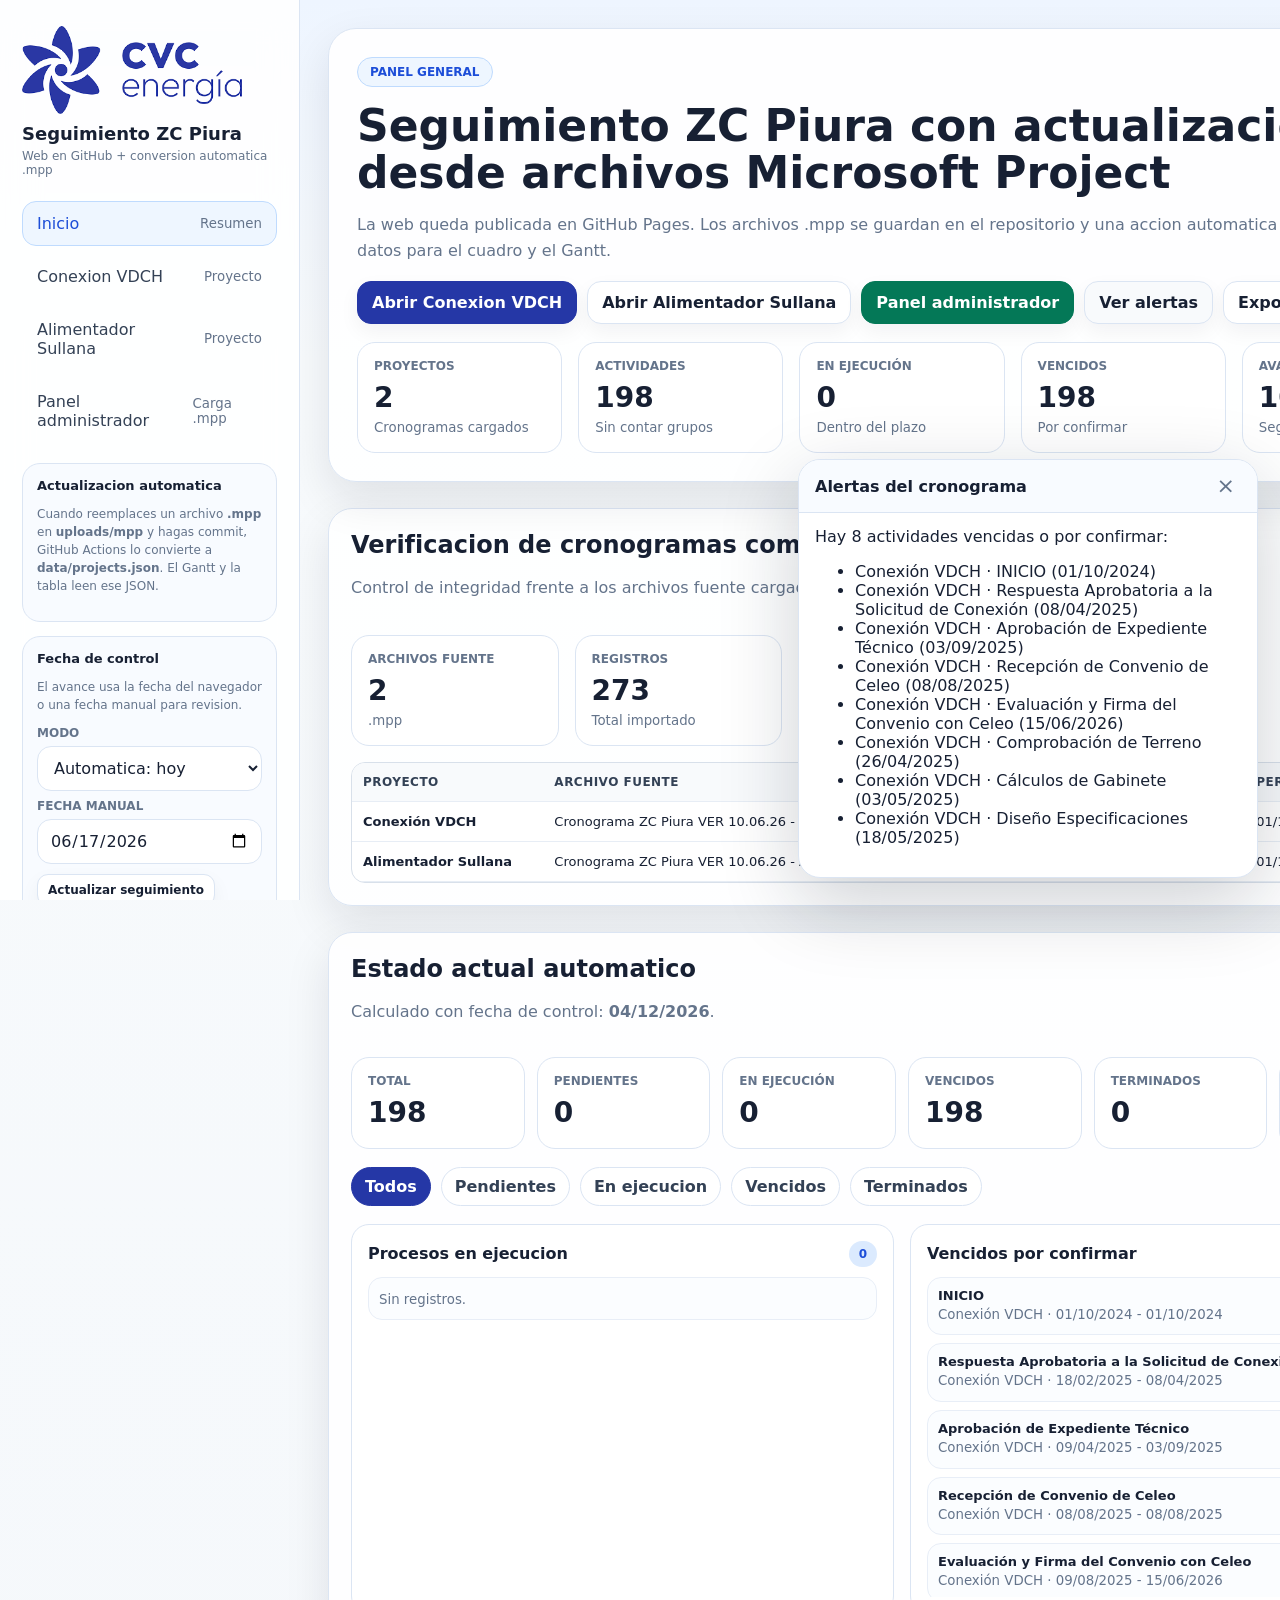
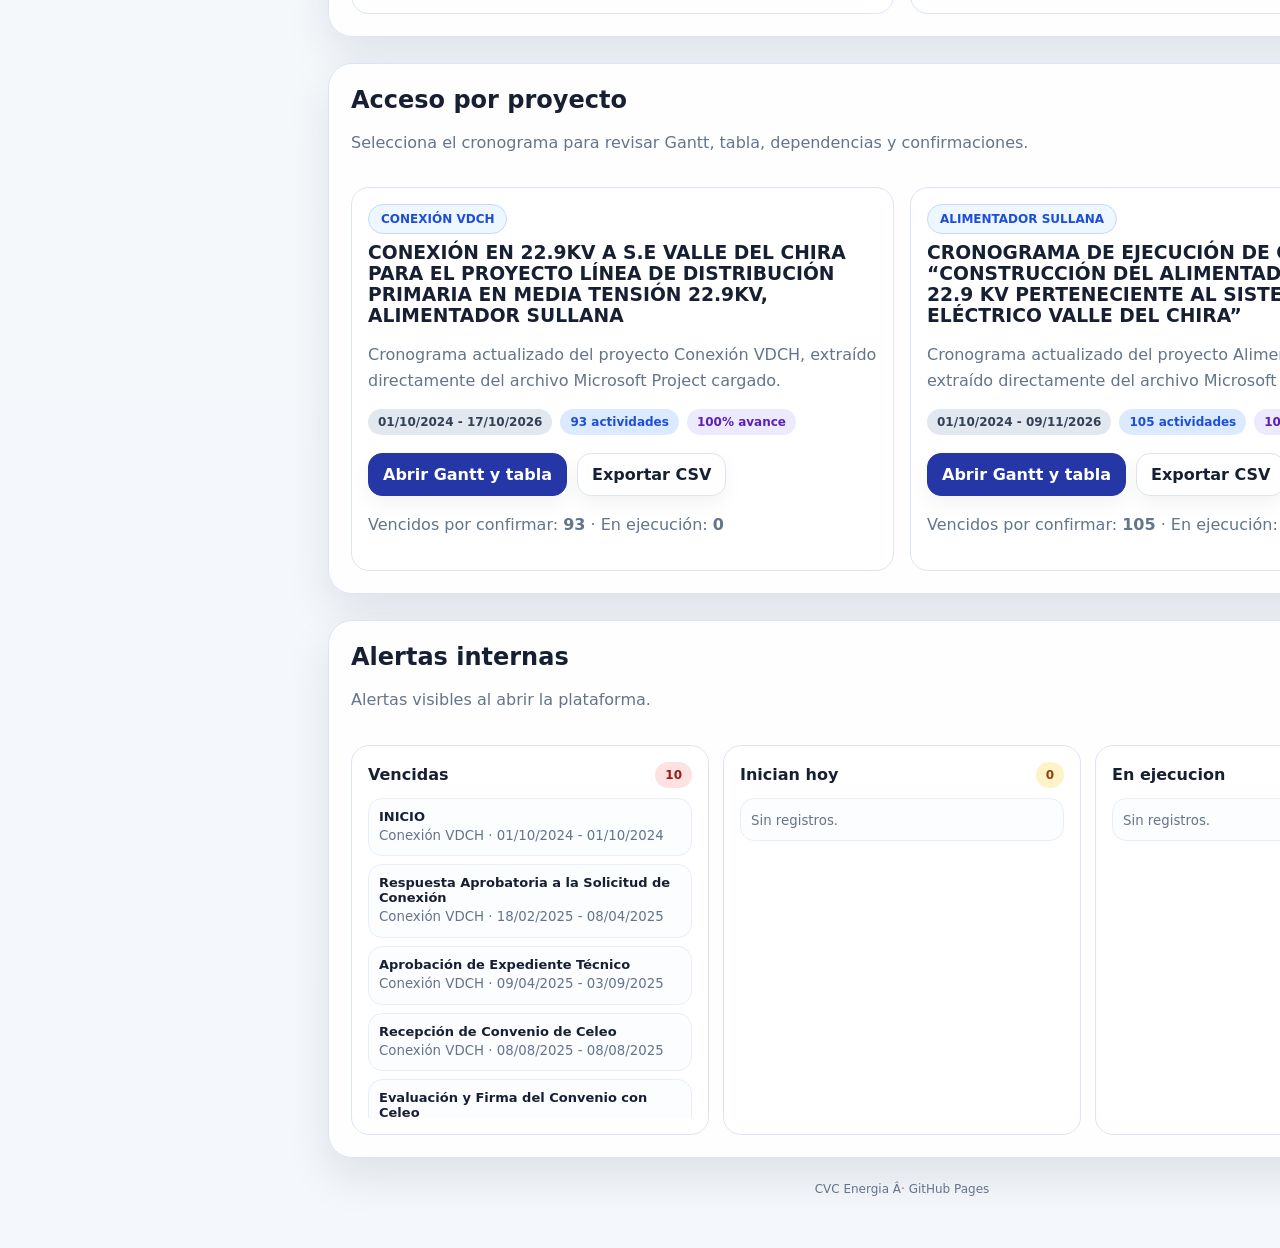
<file: index.html>
﻿<!doctype html>
<html lang="es">
<head>
  <meta charset="utf-8"><meta name="viewport" content="width=device-width, initial-scale=1">
  <title>Seguimiento ZC Piura - Panel general</title>
  <link rel="stylesheet" href="assets/css/styles.css?v=20260621-gantt-readable-months">
</head>
<body data-page="home">
<div class="shell">
  <aside class="sidebar">
    <div class="brand"><a class="logo" href="index.html"><img src="assets/img/logo.png" alt="CVC Energia"></a><div><h1>Seguimiento ZC Piura</h1><p>Web en GitHub + conversion automatica .mpp</p></div></div>
    <nav class="nav"><a href="index.html" class="active">Inicio <small>Resumen</small></a><a href="conexion.html">Conexion VDCH <small>Proyecto</small></a><a href="alimentador.html">Alimentador Sullana <small>Proyecto</small></a><a href="admin.html">Panel administrador <small>Carga .mpp</small></a></nav>
    <div class="side-card"><h3>Actualizacion automatica</h3><p>Cuando reemplaces un archivo <b>.mpp</b> en <b>uploads/mpp</b> y hagas commit, GitHub Actions lo convierte a <b>data/projects.json</b>. El Gantt y la tabla leen ese JSON.</p></div>
    <div class="side-card"><h3>Fecha de control</h3><p>El avance usa la fecha del navegador o una fecha manual para revision.</p><div class="field"><label>Modo</label><select id="date-mode"><option value="auto">Automatica: hoy</option><option value="manual">Manual</option></select></div><div class="field" style="margin-top:8px"><label>Fecha manual</label><input type="date" id="manual-date" value="2026-06-17"></div><button class="btn small" style="margin-top:10px" onclick="applyDateSettings()">Actualizar seguimiento</button></div>
  </aside>
  <main class="main">
    <section class="hero" id="inicio"><span class="eyebrow">Panel general</span><h2>Seguimiento ZC Piura con actualizacion desde archivos Microsoft Project</h2><p>La web queda publicada en GitHub Pages. Los archivos .mpp se guardan en el repositorio y una accion automatica los convierte a datos para el cuadro y el Gantt.</p><div class="hero-actions"><a class="btn primary" href="conexion.html">Abrir Conexion VDCH</a><a class="btn" href="alimentador.html">Abrir Alimentador Sullana</a><a class="btn green" href="admin.html">Panel administrador</a><button class="btn ghost" onclick="showOpeningAlerts(true)">Ver alertas</button><button class="btn" onclick="exportCSV()">Exportar CSV</button></div><div class="grid metrics" id="global-metrics"></div></section>
    <section class="section" id="verificacion"><div class="section-head"><div><h2>Verificacion de cronogramas comprendidos</h2><p>Control de integridad frente a los archivos fuente cargados.</p></div><span class="badge done">Verificado</span></div><div class="grid metrics" id="verification-grid"></div><div class="table-wrap" style="margin-top:16px"><table class="table" id="verification-table"><thead><tr><th>Proyecto</th><th>Archivo fuente</th><th>Registros</th><th>Actividades</th><th>Fases</th><th>Periodo</th></tr></thead><tbody></tbody></table></div></section>
    <section class="section" id="estado-actual"><div class="section-head"><div><h2>Estado actual automatico</h2><p>Calculado con fecha de control: <b id="control-date-label"></b>.</p></div><button class="btn" onclick="showOpeningAlerts(true)">Abrir alertas</button></div><div class="kpi-row" id="status-kpis"></div><div class="tabs" id="quick-filters"><button class="tab active" data-status="all" onclick="setGlobalStatus('all')">Todos</button><button class="tab" data-status="Pendiente" onclick="setGlobalStatus('Pendiente')">Pendientes</button><button class="tab" data-status="En ejecuciÃ³n" onclick="setGlobalStatus('En ejecuciÃ³n')">En ejecucion</button><button class="tab" data-status="Vencido" onclick="setGlobalStatus('Vencido')">Vencidos</button><button class="tab" data-status="Terminado" onclick="setGlobalStatus('Terminado')">Terminados</button></div><div class="project-home-grid"><div class="alert-box"><h4>Procesos en ejecucion <span class="badge running" id="running-count">0</span></h4><div class="alert-list" id="running-list"></div></div><div class="alert-box"><h4>Vencidos por confirmar <span class="badge overdue" id="overdue-count">0</span></h4><div class="alert-list" id="overdue-list"></div></div></div></section>
    <section class="section" id="project-sections"></section>
    <section class="section" id="alertas"><div class="section-head"><div><h2>Alertas internas</h2><p>Alertas visibles al abrir la plataforma.</p></div></div><div class="alert-panel"><div class="alert-box"><h4>Vencidas <span class="badge overdue" id="alert-overdue-count">0</span></h4><div class="alert-list" id="alert-overdue"></div></div><div class="alert-box"><h4>Inician hoy <span class="badge confirm" id="alert-start-count">0</span></h4><div class="alert-list" id="alert-start"></div></div><div class="alert-box"><h4>En ejecucion <span class="badge running" id="alert-running-count">0</span></h4><div class="alert-list" id="alert-running"></div></div></div></section>
    <footer class="footer">CVC Energia Â· GitHub Pages</footer>
  </main>
</div>
<script src="assets/js/config.js"></script><script src="assets/js/app.js?v=20260621-gantt-readable-months"></script>
</body>
</html>
</file>
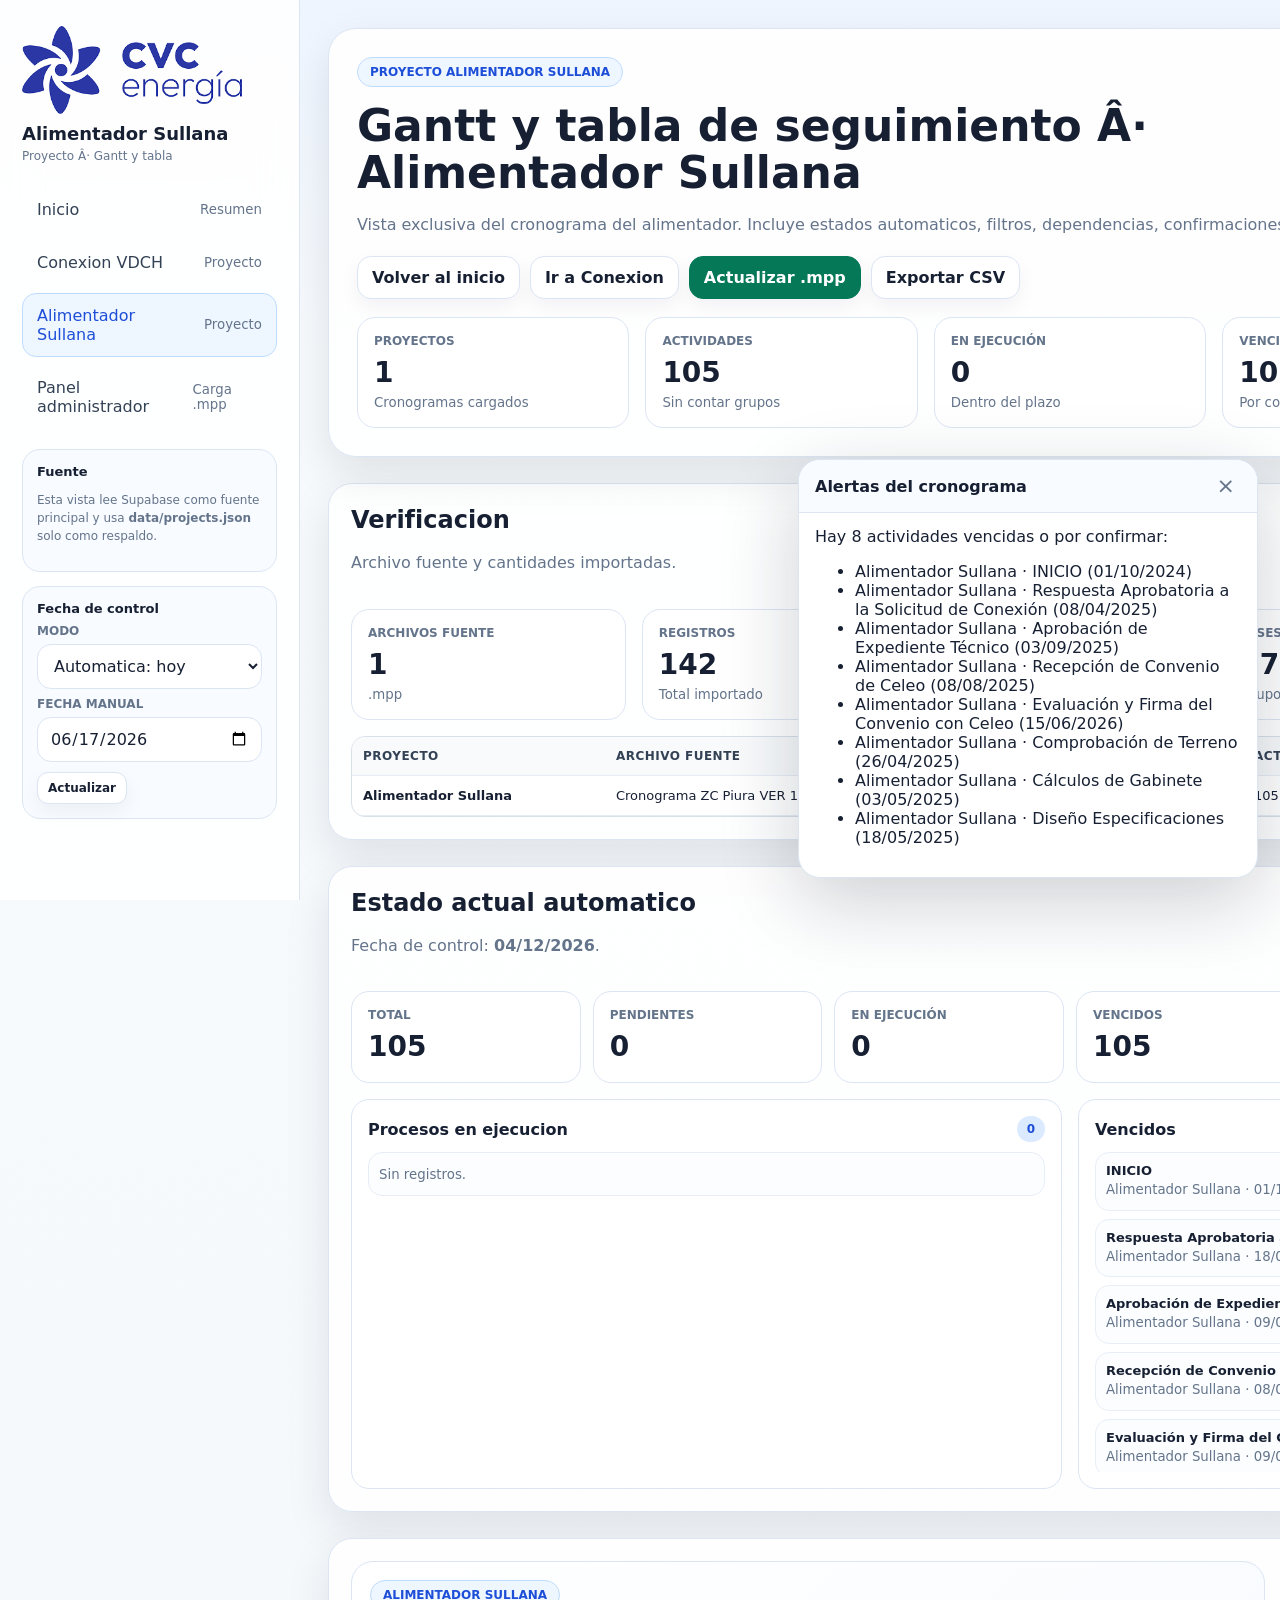
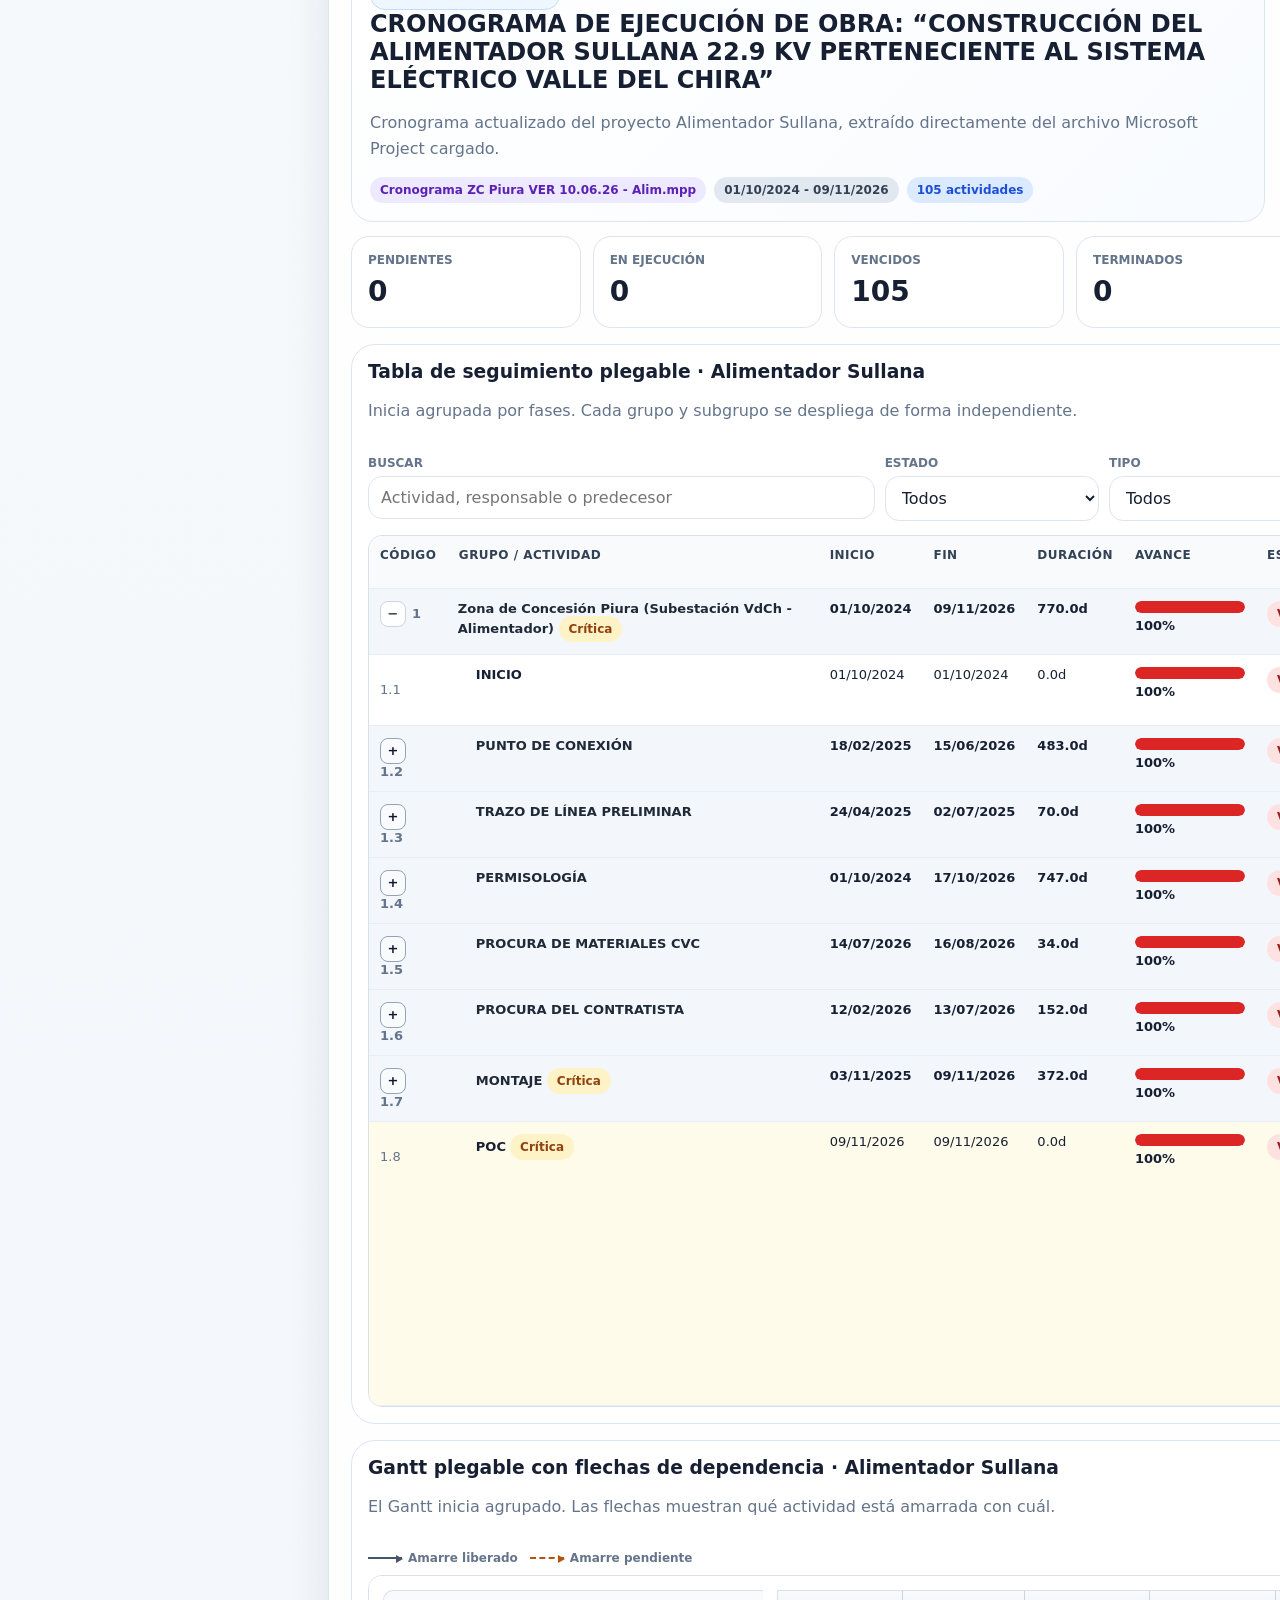
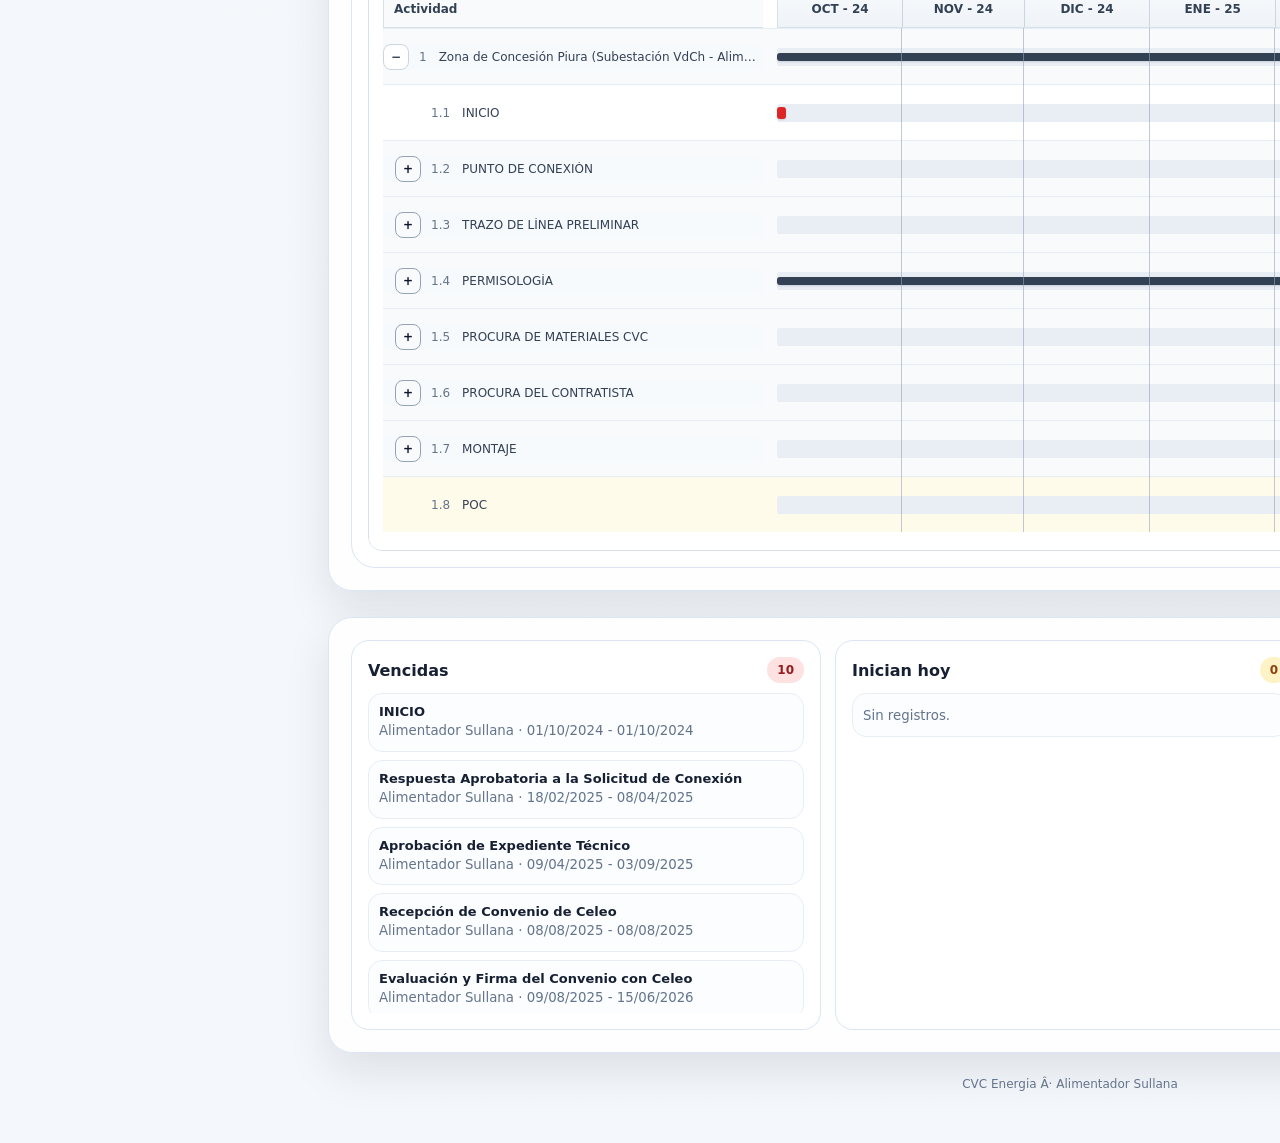
<file: alimentador.html>
﻿<!doctype html>
<html lang="es">
<head><meta charset="utf-8"><meta name="viewport" content="width=device-width, initial-scale=1"><title>Seguimiento ZC Piura - Alimentador Sullana</title><link rel="stylesheet" href="assets/css/styles.css?v=20260621-gantt-readable-months"></head>
<body data-page="alimentador">
<div class="shell"><aside class="sidebar"><div class="brand"><a class="logo" href="index.html"><img src="assets/img/logo.png" alt="CVC Energia"></a><div><h1>Alimentador Sullana</h1><p>Proyecto Â· Gantt y tabla</p></div></div><nav class="nav"><a href="index.html">Inicio <small>Resumen</small></a><a href="conexion.html">Conexion VDCH <small>Proyecto</small></a><a href="alimentador.html" class="active">Alimentador Sullana <small>Proyecto</small></a><a href="admin.html">Panel administrador <small>Carga .mpp</small></a></nav><div class="side-card"><h3>Fuente</h3><p>Esta vista lee Supabase como fuente principal y usa <b>data/projects.json</b> solo como respaldo.</p></div><div class="side-card"><h3>Fecha de control</h3><div class="field"><label>Modo</label><select id="date-mode"><option value="auto">Automatica: hoy</option><option value="manual">Manual</option></select></div><div class="field" style="margin-top:8px"><label>Fecha manual</label><input type="date" id="manual-date" value="2026-06-17"></div><button class="btn small" style="margin-top:10px" onclick="applyDateSettings()">Actualizar</button></div></aside><main class="main"><section class="hero"><span class="eyebrow">Proyecto Alimentador Sullana</span><h2>Gantt y tabla de seguimiento Â· Alimentador Sullana</h2><p>Vista exclusiva del cronograma del alimentador. Incluye estados automaticos, filtros, dependencias, confirmaciones sincronizadas y exportacion CSV.</p><div class="hero-actions"><a class="btn" href="index.html">Volver al inicio</a><a class="btn" href="conexion.html">Ir a Conexion</a><a class="btn green" href="admin.html">Actualizar .mpp</a><button class="btn" onclick="exportCSV('alimentador-sullana')">Exportar CSV</button></div><div class="grid metrics" id="global-metrics"></div></section><section class="section" id="verificacion"><div class="section-head"><div><h2>Verificacion</h2><p>Archivo fuente y cantidades importadas.</p></div></div><div class="grid metrics" id="verification-grid"></div><div class="table-wrap" style="margin-top:16px"><table class="table" id="verification-table"><thead><tr><th>Proyecto</th><th>Archivo fuente</th><th>Registros</th><th>Actividades</th><th>Fases</th><th>Periodo</th></tr></thead><tbody></tbody></table></div></section><section class="section" id="estado-actual"><div class="section-head"><div><h2>Estado actual automatico</h2><p>Fecha de control: <b id="control-date-label"></b>.</p></div></div><div class="kpi-row" id="status-kpis"></div><div class="project-home-grid"><div class="alert-box"><h4>Procesos en ejecucion <span class="badge running" id="running-count">0</span></h4><div class="alert-list" id="running-list"></div></div><div class="alert-box"><h4>Vencidos <span class="badge overdue" id="overdue-count">0</span></h4><div class="alert-list" id="overdue-list"></div></div></div></section><section class="section" id="project-sections"></section><section class="section" id="alertas"><div class="alert-panel"><div class="alert-box"><h4>Vencidas <span class="badge overdue" id="alert-overdue-count">0</span></h4><div class="alert-list" id="alert-overdue"></div></div><div class="alert-box"><h4>Inician hoy <span class="badge confirm" id="alert-start-count">0</span></h4><div class="alert-list" id="alert-start"></div></div><div class="alert-box"><h4>En ejecucion <span class="badge running" id="alert-running-count">0</span></h4><div class="alert-list" id="alert-running"></div></div></div></section><footer class="footer">CVC Energia Â· Alimentador Sullana</footer></main></div><script src="assets/js/config.js"></script><script src="assets/js/app.js?v=20260621-gantt-readable-months"></script></body></html>
</file>
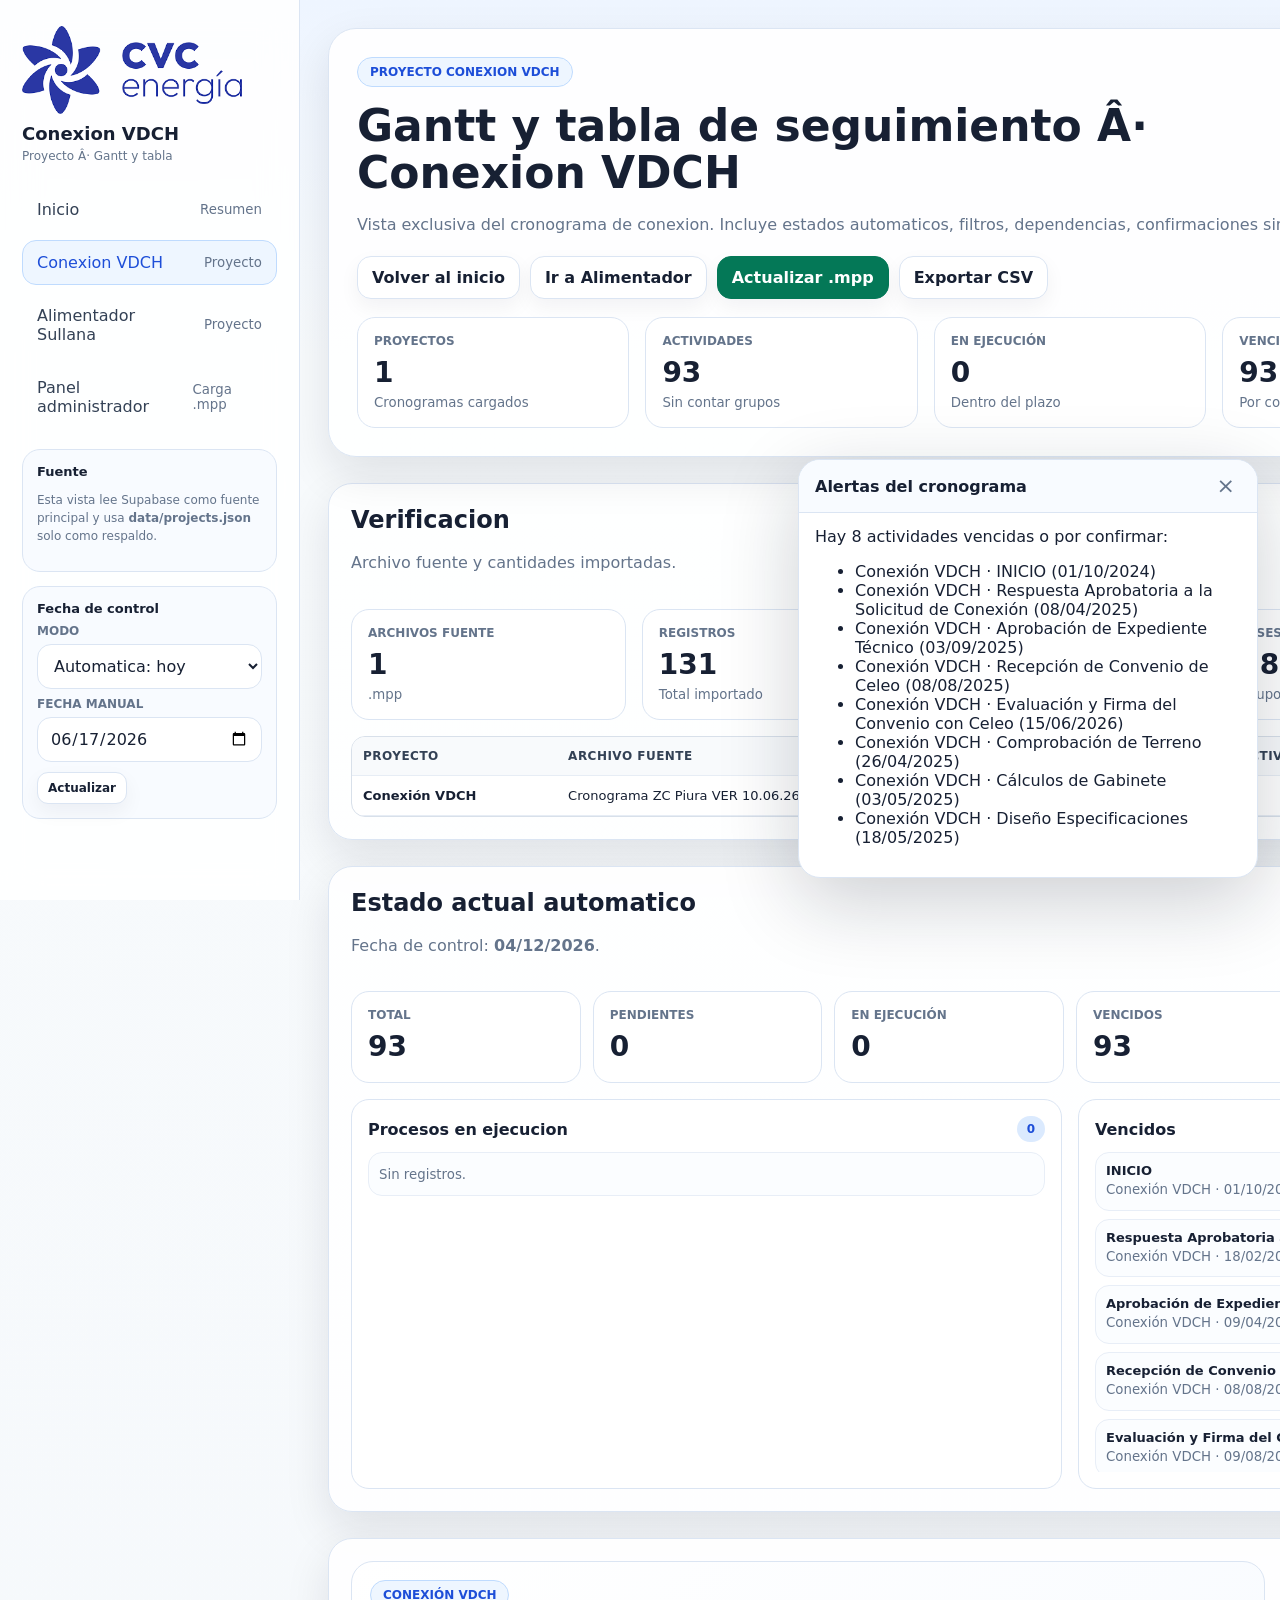
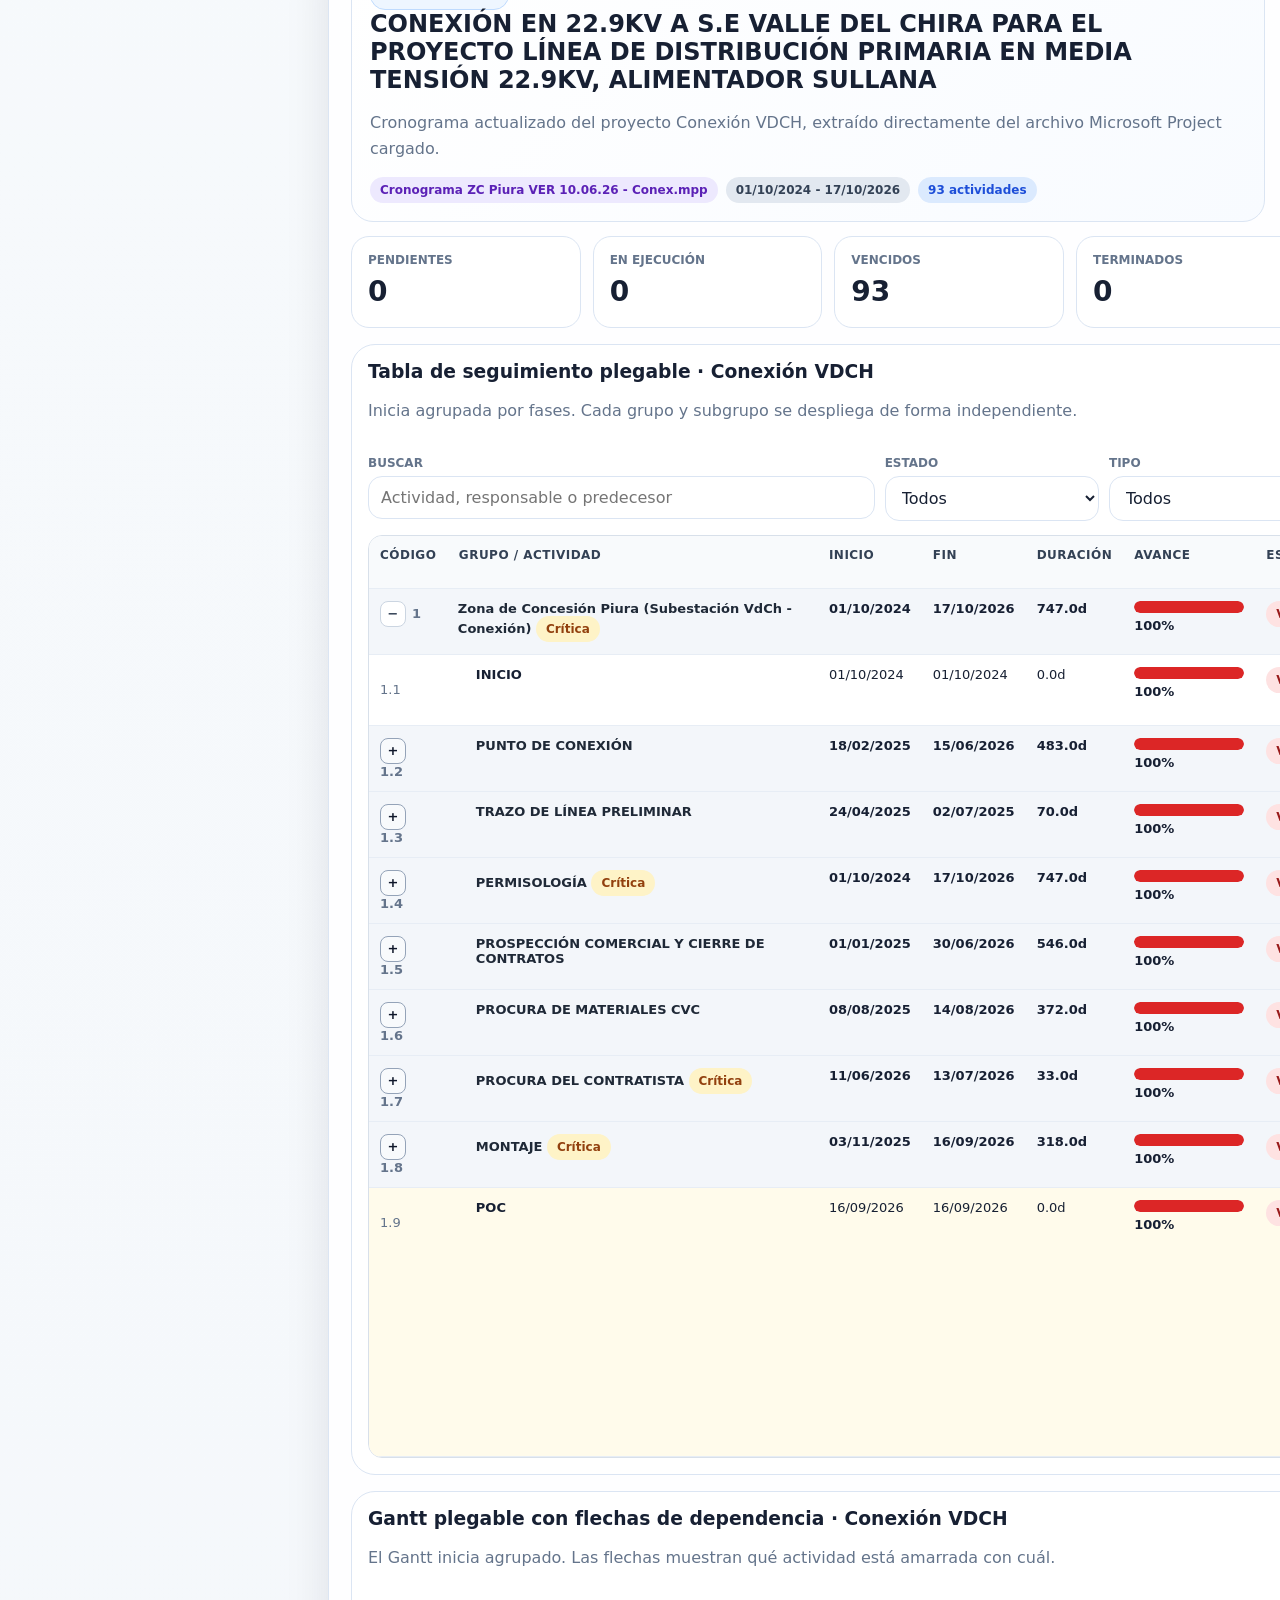
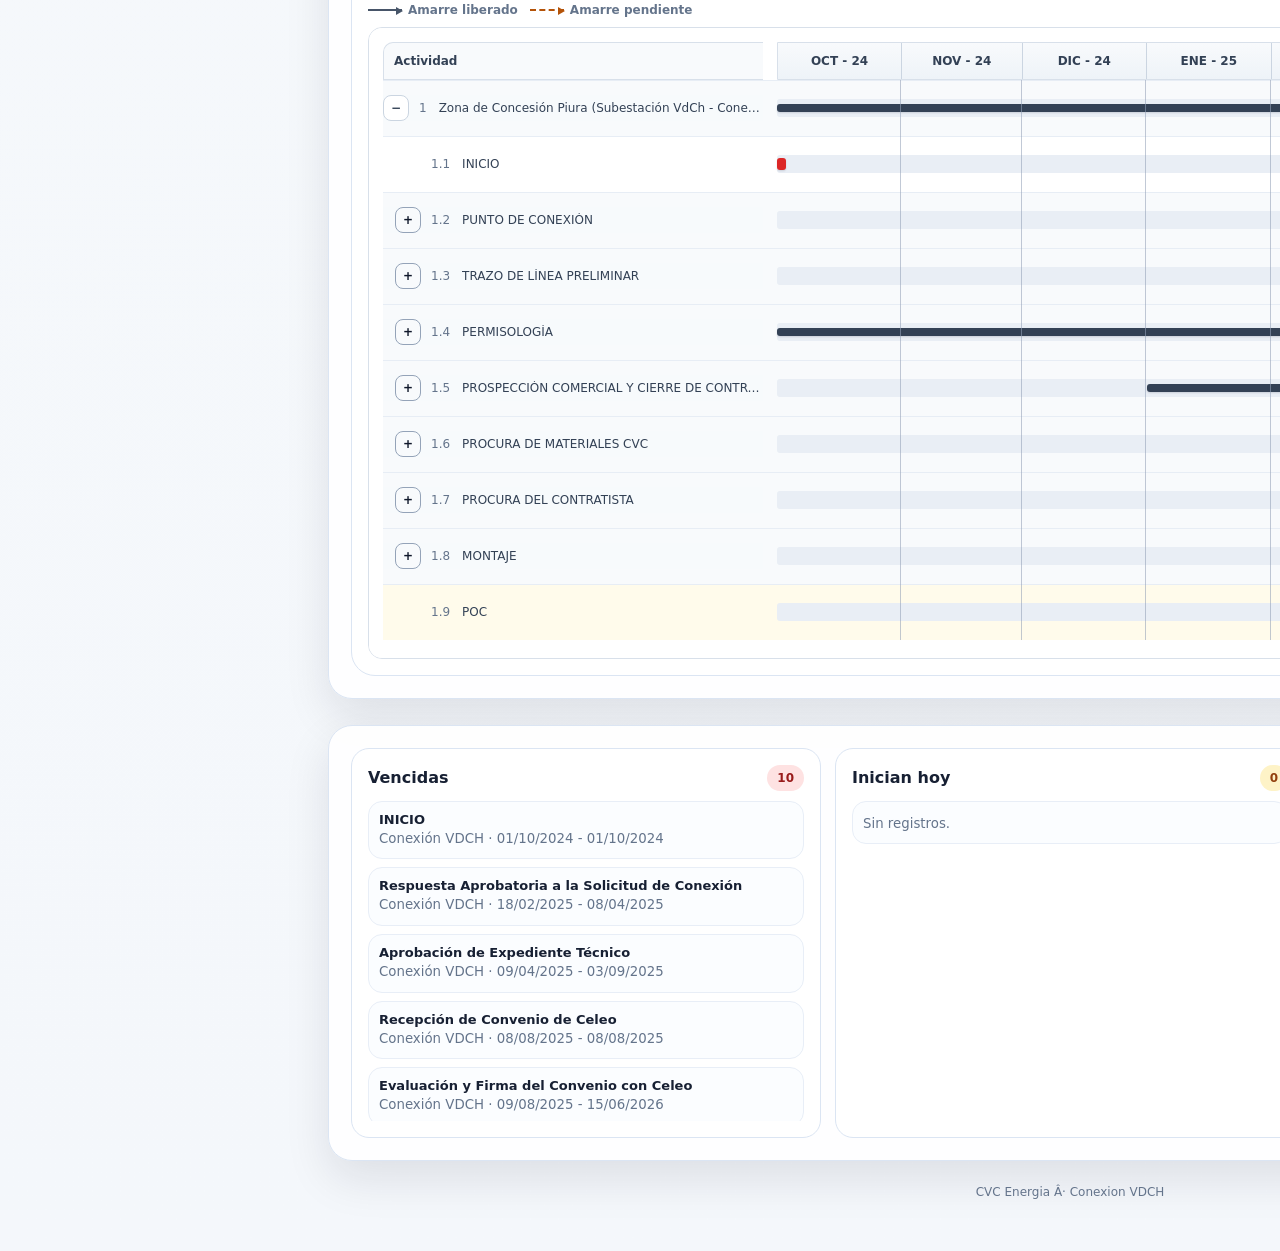
<file: conexion.html>
﻿<!doctype html>
<html lang="es">
<head><meta charset="utf-8"><meta name="viewport" content="width=device-width, initial-scale=1"><title>Seguimiento ZC Piura - Conexion VDCH</title><link rel="stylesheet" href="assets/css/styles.css?v=20260621-gantt-readable-months"></head>
<body data-page="conexion">
<div class="shell"><aside class="sidebar"><div class="brand"><a class="logo" href="index.html"><img src="assets/img/logo.png" alt="CVC Energia"></a><div><h1>Conexion VDCH</h1><p>Proyecto Â· Gantt y tabla</p></div></div><nav class="nav"><a href="index.html">Inicio <small>Resumen</small></a><a href="conexion.html" class="active">Conexion VDCH <small>Proyecto</small></a><a href="alimentador.html">Alimentador Sullana <small>Proyecto</small></a><a href="admin.html">Panel administrador <small>Carga .mpp</small></a></nav><div class="side-card"><h3>Fuente</h3><p>Esta vista lee Supabase como fuente principal y usa <b>data/projects.json</b> solo como respaldo.</p></div><div class="side-card"><h3>Fecha de control</h3><div class="field"><label>Modo</label><select id="date-mode"><option value="auto">Automatica: hoy</option><option value="manual">Manual</option></select></div><div class="field" style="margin-top:8px"><label>Fecha manual</label><input type="date" id="manual-date" value="2026-06-17"></div><button class="btn small" style="margin-top:10px" onclick="applyDateSettings()">Actualizar</button></div></aside><main class="main"><section class="hero"><span class="eyebrow">Proyecto Conexion VDCH</span><h2>Gantt y tabla de seguimiento Â· Conexion VDCH</h2><p>Vista exclusiva del cronograma de conexion. Incluye estados automaticos, filtros, dependencias, confirmaciones sincronizadas y exportacion CSV.</p><div class="hero-actions"><a class="btn" href="index.html">Volver al inicio</a><a class="btn" href="alimentador.html">Ir a Alimentador</a><a class="btn green" href="admin.html">Actualizar .mpp</a><button class="btn" onclick="exportCSV('conexion-vdch')">Exportar CSV</button></div><div class="grid metrics" id="global-metrics"></div></section><section class="section" id="verificacion"><div class="section-head"><div><h2>Verificacion</h2><p>Archivo fuente y cantidades importadas.</p></div></div><div class="grid metrics" id="verification-grid"></div><div class="table-wrap" style="margin-top:16px"><table class="table" id="verification-table"><thead><tr><th>Proyecto</th><th>Archivo fuente</th><th>Registros</th><th>Actividades</th><th>Fases</th><th>Periodo</th></tr></thead><tbody></tbody></table></div></section><section class="section" id="estado-actual"><div class="section-head"><div><h2>Estado actual automatico</h2><p>Fecha de control: <b id="control-date-label"></b>.</p></div></div><div class="kpi-row" id="status-kpis"></div><div class="project-home-grid"><div class="alert-box"><h4>Procesos en ejecucion <span class="badge running" id="running-count">0</span></h4><div class="alert-list" id="running-list"></div></div><div class="alert-box"><h4>Vencidos <span class="badge overdue" id="overdue-count">0</span></h4><div class="alert-list" id="overdue-list"></div></div></div></section><section class="section" id="project-sections"></section><section class="section" id="alertas"><div class="alert-panel"><div class="alert-box"><h4>Vencidas <span class="badge overdue" id="alert-overdue-count">0</span></h4><div class="alert-list" id="alert-overdue"></div></div><div class="alert-box"><h4>Inician hoy <span class="badge confirm" id="alert-start-count">0</span></h4><div class="alert-list" id="alert-start"></div></div><div class="alert-box"><h4>En ejecucion <span class="badge running" id="alert-running-count">0</span></h4><div class="alert-list" id="alert-running"></div></div></div></section><footer class="footer">CVC Energia Â· Conexion VDCH</footer></main></div><script src="assets/js/config.js"></script><script src="assets/js/app.js?v=20260621-gantt-readable-months"></script></body></html>
</file>
<file: assets/css/styles.css>
:root{
  --bg:#f4f7fb;--panel:#fff;--soft:#f8fbff;--ink:#172033;--muted:#64748b;--line:#dbe5f3;
  --blue:#2537a6;--blue2:#1d4ed8;--green:#047857;--red:#b91c1c;--amber:#b45309;--gray:#475569;
  --shadow:0 18px 45px rgba(15,23,42,.10)
}
*{box-sizing:border-box}html{scroll-behavior:smooth}body{margin:0;background:linear-gradient(180deg,#eef5ff 0,#f7fafc 360px,var(--bg));font-family:Inter,ui-sans-serif,system-ui,-apple-system,BlinkMacSystemFont,"Segoe UI",sans-serif;color:var(--ink)}
a{color:inherit}button,input,select,textarea{font:inherit}button{cursor:pointer}.shell{display:grid;grid-template-columns:300px 1fr;min-height:100vh}.sidebar{position:sticky;top:0;height:100vh;overflow:auto;background:rgba(255,255,255,.88);backdrop-filter:blur(18px);border-right:1px solid var(--line);padding:26px 22px;z-index:10}.brand{display:flex;flex-direction:column;align-items:flex-start;gap:10px;margin-bottom:24px}.logo{display:block;width:220px;max-width:100%}.logo img{width:100%;display:block}.brand h1{font-size:18px;line-height:1.15;margin:0}.brand p{margin:4px 0 0;color:var(--muted);font-size:12px}.nav{display:flex;flex-direction:column;gap:8px;margin:20px 0}.nav a{text-decoration:none;padding:12px 14px;border-radius:14px;color:#334155;border:1px solid transparent;display:flex;align-items:center;justify-content:space-between;gap:12px}.nav a:hover,.nav a.active{background:#eef6ff;border-color:#bfdbfe;color:var(--blue2)}.nav small{color:var(--muted)}.side-card{background:var(--soft);border:1px solid var(--line);border-radius:18px;padding:14px;margin-top:14px}.side-card h3{font-size:13px;margin:0 0 8px}.side-card p,.side-card li{font-size:12px;color:var(--muted);line-height:1.5}.side-card ul{margin:8px 0 0;padding-left:17px}.main{padding:28px;max-width:1540px;width:100%;margin:0 auto}.hero,.section{background:rgba(255,255,255,.92);border:1px solid var(--line);box-shadow:var(--shadow)}.hero{border-radius:28px;padding:28px;position:relative;overflow:hidden}.section{border-radius:24px;padding:22px;margin-top:26px}.eyebrow{display:inline-flex;gap:8px;align-items:center;background:#eef6ff;color:var(--blue2);border:1px solid #bfdbfe;border-radius:999px;padding:7px 12px;font-size:12px;font-weight:800;text-transform:uppercase}.hero h2{font-size:clamp(28px,4vw,44px);line-height:1.06;margin:16px 0 12px;max-width:1000px}.hero p,.section p{color:var(--muted);line-height:1.6}.hero-actions,.toolbar{display:flex;flex-wrap:wrap;gap:10px;margin-top:18px}.btn{border:1px solid var(--line);border-radius:14px;background:white;color:#172033;padding:11px 14px;font-weight:800;display:inline-flex;align-items:center;gap:8px;text-decoration:none;box-shadow:0 8px 20px rgba(15,23,42,.05)}.btn:hover{transform:translateY(-1px);box-shadow:0 10px 24px rgba(15,23,42,.09)}.btn.primary{background:var(--blue);color:#fff;border-color:var(--blue)}.btn.green{background:var(--green);color:white;border-color:var(--green)}.btn.red{background:var(--red);color:white;border-color:var(--red)}.btn.ghost{background:#f8fafc}.btn.small{padding:8px 10px;border-radius:11px;font-size:12px}.btn:disabled{opacity:.45;cursor:not-allowed;transform:none}.grid{display:grid;gap:16px}.metrics{grid-template-columns:repeat(5,minmax(140px,1fr));margin-top:18px}.metric,.status-card,.project-home-card,.notice,.drop{background:#fff;border:1px solid var(--line);border-radius:18px;padding:16px}.metric span,.status-card span{display:block;color:var(--muted);font-size:12px;font-weight:800;text-transform:uppercase}.metric strong,.status-card b{display:block;font-size:28px;margin:8px 0 3px}.metric small,.muted{color:var(--muted)}.section-head{display:flex;justify-content:space-between;align-items:flex-start;gap:18px;margin-bottom:16px}.section h2,.section h3{margin:0}.kpi-row{display:grid;grid-template-columns:repeat(6,minmax(120px,1fr));gap:12px}.badge{display:inline-flex;align-items:center;gap:6px;border-radius:999px;padding:6px 10px;font-size:12px;font-weight:900;white-space:nowrap}.badge.pending{background:#e2e8f0;color:#334155}.badge.running{background:#dbeafe;color:#1d4ed8}.badge.overdue{background:#fee2e2;color:#991b1b}.badge.done{background:#d1fae5;color:#065f46}.badge.confirm{background:#fef3c7;color:#92400e}.badge.summary{background:#ede9fe;color:#5b21b6}.controls{display:grid;grid-template-columns:1.3fr repeat(4,minmax(120px,.55fr));gap:10px;margin:14px 0}.field{display:flex;flex-direction:column;gap:6px}.field label{font-size:12px;color:var(--muted);font-weight:900;text-transform:uppercase}.field input,.field select,.field textarea{border:1px solid var(--line);border-radius:14px;background:#fff;padding:11px 12px;color:var(--ink);outline:none}.field textarea,textarea{min-height:180px;width:100%}.field input:focus,.field select:focus,.field textarea:focus,textarea:focus{border-color:#93c5fd;box-shadow:0 0 0 4px #dbeafe}.table-wrap{overflow:auto;border:1px solid #d8e0ea;border-radius:14px;background:white}.table{border-collapse:separate;border-spacing:0;width:100%;min-width:1100px}th,td{padding:12px 11px;border-bottom:1px solid #e7edf5;text-align:left;vertical-align:top;font-size:13px}th{position:sticky;top:0;background:#f8fafc;color:#334155;font-size:12px;text-transform:uppercase;letter-spacing:.04em;z-index:2}tr:hover td{background:#f8fbff}.name-cell{min-width:360px}.outline{color:var(--muted);font-variant-numeric:tabular-nums;margin-right:8px}.progress{height:12px;border-radius:999px;background:#e5e7eb;overflow:hidden;min-width:110px}.progress i{display:block;height:100%;width:0;background:#2563eb;border-radius:999px}.progress.done i{background:#059669}.progress.overdue i{background:#dc2626}.progress.pending i{background:#64748b}.progress-number{font-variant-numeric:tabular-nums;font-weight:900;margin-top:5px;display:block}.project-home-grid{display:grid;grid-template-columns:repeat(2,minmax(260px,1fr));gap:16px;margin-top:16px}.project-home-card h3{margin:8px 0}.meta{display:flex;flex-wrap:wrap;gap:8px;margin-top:12px}.project-header{display:grid;grid-template-columns:1.35fr .75fr;gap:16px}.project-card{background:linear-gradient(135deg,#fff,#f8fbff);border:1px solid var(--line);border-radius:22px;padding:18px}.tabs{display:flex;flex-wrap:wrap;gap:10px;margin:18px 0}.tab{border:1px solid var(--line);background:white;border-radius:999px;padding:9px 13px;font-weight:900;color:#334155}.tab.active{background:var(--blue);color:white;border-color:var(--blue)}.tree-toggle{width:26px;height:26px;min-width:26px;border:1px solid #cbd5e1;background:#fff;border-radius:8px;display:inline-grid;place-items:center;font-weight:900;color:#334155;line-height:1;margin-right:6px}.tree-toggle:hover{background:#f8fafc}.tree-toggle-spacer{display:inline-block;width:32px}.table-group td{background:#f7f9fc;font-weight:800}.table-group.level-1 td,.table-group.level-2 td{background:#f3f6fa}.dep-badge{display:inline-flex;border-radius:999px;padding:5px 9px;font-size:11px;font-weight:900}.dep-badge.free{background:#f8fafc;color:#64748b}.dep-badge.linked{background:#eef2ff;color:#334155}.dep-badge.blocked{background:#fef3c7;color:#92400e}.dep-list{display:flex;flex-direction:column;gap:5px;margin-top:6px}.dep-item{font-size:11px;line-height:1.35;color:#334155;background:#f8fafc;border:1px solid #e2e8f0;border-radius:10px;padding:7px}.gantt{position:relative;overflow:auto;border:1px solid #d8e0ea;border-radius:14px;background:white}.gantt-inner{min-width:1120px;padding:14px}.gantt-tree-wrap{position:relative;--label-w:380px;--gap:14px;--row-h:56px}.gantt-scale,.gantt-row{display:grid;grid-template-columns:var(--label-w) 1fr;gap:var(--gap)}.gantt-scale{color:var(--muted);font-size:12px;font-weight:800;margin-bottom:8px}.gantt-row{align-items:center;height:var(--row-h);min-height:var(--row-h);border-top:1px solid #e7edf5;position:relative}.gantt-row.group{background:#f8fafc}.gantt-label{font-size:12px;color:#334155;white-space:nowrap;overflow:hidden;text-overflow:ellipsis}.gantt-track{height:16px;border-radius:999px;background:#e5e7eb;position:relative;overflow:visible}.gantt-bar{position:absolute;top:2px;height:12px;border-radius:999px;background:#2563eb;min-width:4px;box-shadow:0 1px 2px rgba(15,23,42,.14)}.gantt-bar.done{background:#059669}.gantt-bar.overdue{background:#dc2626}.gantt-bar.pending{background:#64748b}.gantt-bar.summary{background:#64748b}.today-line{position:absolute;top:0;bottom:0;width:2px;background:#ef4444;opacity:.85;z-index:8}.gantt-dep-svg{position:absolute;left:calc(var(--label-w) + var(--gap));top:0;width:calc(100% - var(--label-w) - var(--gap));height:100%;pointer-events:none;z-index:6;overflow:visible}.gantt-dep-path{fill:none;stroke:#475569;stroke-width:1.65;stroke-linecap:round;stroke-linejoin:round;opacity:.7}.gantt-dep-path.blocked{stroke:#b45309;stroke-dasharray:6 5}.alert-panel{display:grid;grid-template-columns:repeat(3,1fr);gap:14px}.alert-box{border:1px solid var(--line);border-radius:18px;background:#fff;padding:16px}.alert-box h4{margin:0 0 10px;display:flex;align-items:center;justify-content:space-between}.alert-list{display:flex;flex-direction:column;gap:8px;max-height:320px;overflow:auto}.alert-item{border:1px solid #e8eef7;border-radius:14px;padding:10px;background:#fbfdff}.alert-item b{display:block;font-size:13px}.alert-item small{display:block;color:var(--muted);margin-top:3px;line-height:1.4}.admin-grid{display:grid;grid-template-columns:1fr 1fr;gap:16px}.drop{border-style:dashed}.code{font-family:ui-monospace,SFMono-Regular,Menlo,Consolas,monospace;background:#0f172a;color:#e2e8f0;border-radius:14px;padding:12px;overflow:auto;font-size:12px}.footer{padding:24px;text-align:center;color:var(--muted);font-size:12px}.toast{position:fixed;right:22px;bottom:22px;width:min(460px,calc(100vw - 44px));background:white;border:1px solid var(--line);border-radius:22px;box-shadow:0 24px 80px rgba(15,23,42,.2);z-index:50;display:none;overflow:hidden}.toast.show{display:block}.toast-head{background:#f8fbff;border-bottom:1px solid var(--line);padding:14px 16px;display:flex;justify-content:space-between;gap:12px;align-items:center}.toast-head h3{margin:0;font-size:16px}.toast-body{padding:14px 16px;max-height:420px;overflow:auto}.toast-close{border:0;background:transparent;font-size:22px;line-height:1;color:#64748b}
@media(max-width:1100px){.shell{grid-template-columns:1fr}.sidebar{position:relative;height:auto}.brand{flex-direction:row;align-items:center}.logo{width:170px}.metrics,.kpi-row,.alert-panel,.project-header,.admin-grid{grid-template-columns:1fr 1fr}.controls{grid-template-columns:1fr 1fr}.gantt-tree-wrap{--label-w:300px}.gantt-inner{min-width:1100px}}
@media(max-width:700px){.main{padding:16px}.hero,.section{border-radius:20px;padding:18px}.metrics,.kpi-row,.alert-panel,.project-header,.admin-grid,.controls,.project-home-grid{grid-template-columns:1fr}.brand{flex-direction:column;align-items:flex-start}.logo{width:190px}.hero h2{font-size:30px}}

/* ===== Correccion: grupos independientes, confirmacion controlada y flechas ===== */
.tree-toggle.collapsed{background:#f8fafc;color:#0f172a;border-color:#94a3b8}.tree-toggle:disabled{opacity:.45;cursor:not-allowed}.table-blocked td{background:#fffbeb!important}.confirm-actions{display:flex;flex-direction:column;gap:6px;align-items:flex-start}.confirm-note{display:block;color:#64748b;font-size:11px;line-height:1.35}.btn[disabled]{opacity:.45;cursor:not-allowed;transform:none!important;box-shadow:none!important}.dep-item.ok{background:#f0fdf4;border-color:#bbf7d0}.dep-item.blocked{background:#fffbeb;border-color:#fde68a}.gantt-legend{display:flex;flex-wrap:wrap;gap:12px;align-items:center;color:#64748b;font-size:12px;margin:0 0 10px}.gantt-legend span{display:inline-flex;align-items:center;gap:6px;font-weight:800}.legend-line{display:inline-block;width:34px;border-top:2px solid #475569;position:relative}.legend-line:after{content:"";position:absolute;right:-1px;top:-4px;border-left:7px solid #475569;border-top:4px solid transparent;border-bottom:4px solid transparent}.legend-line.blocked{border-top-color:#b45309;border-top-style:dashed}.legend-line.blocked:after{border-left-color:#b45309}.gantt-label{display:flex;align-items:center;gap:4px;min-width:0}.gantt-label-name{overflow:hidden;text-overflow:ellipsis;white-space:nowrap}.gantt-row.gantt-blocked{background:#fffbeb!important}.gantt-dep-head{fill:#475569;opacity:.78}.gantt-dep-head.blocked{fill:#b45309;opacity:.85}.gantt-dep-path{vector-effect:non-scaling-stroke}.gantt-dep-path.blocked{opacity:.85}.table-group.level-1 td,.table-group.level-2 td,.table-group.level-3 td{font-weight:900}.table-group .name-cell b{color:#1f2937}

/* ===== Gantt estilo Project: escala mensual y dependencias ortogonales ===== */
.gantt-body{position:relative}.gantt-scale{align-items:stretch;margin-bottom:0;position:relative;z-index:7}.gantt-scale>div:first-child{display:flex;align-items:center;padding:0 10px;background:#f8fafc;border:1px solid #d8e0ea;border-right:0;border-radius:10px 0 0 0;color:#334155}.gantt-month-scale{height:38px;position:relative;overflow:hidden;background:linear-gradient(180deg,#f8fafc,#eef3f8);border:1px solid #d8e0ea;border-radius:0 10px 0 0}.gantt-month{position:absolute;top:0;bottom:0;display:flex;align-items:center;justify-content:center;padding:0 8px;border-left:1px solid #cbd5e1;color:#334155;font-size:12px;font-weight:900;text-transform:uppercase;white-space:nowrap}.gantt-month:first-child{border-left:0}.gantt-grid-lines{position:absolute;left:calc(var(--label-w) + var(--gap));right:0;top:0;bottom:0;z-index:3;pointer-events:none}.gantt-month-line{position:absolute;top:0;bottom:0;border-left:1px solid rgba(148,163,184,.58)}.gantt-row{z-index:2;background:rgba(255,255,255,.78)}.gantt-row.group{background:rgba(248,250,252,.92)}.gantt-label{position:relative;z-index:5;background:inherit}.gantt-track{height:18px;border-radius:3px;background:#e9eef5;z-index:4}.gantt-bar{top:3px;height:12px;border-radius:3px;z-index:5}.gantt-bar.summary{height:8px;top:5px;background:#334155}.today-line{z-index:6}.gantt-dep-svg{z-index:8}.gantt-dep-path{stroke:#1f2937;stroke-width:1.8;stroke-linecap:square;stroke-linejoin:miter;opacity:.9}.gantt-dep-path.blocked{stroke:#b45309;stroke-dasharray:6 4}.gantt-dep-dot{fill:#1f2937;opacity:.82}.gantt-dep-dot.blocked{fill:#b45309}.gantt-dep-head{fill:#1f2937;opacity:.95}.gantt-dep-head.blocked{fill:#b45309;opacity:.95}
.gantt-inner{width:max-content;min-width:100%;padding:14px 14px 18px}.gantt-tree-wrap{width:calc(var(--label-w) + var(--gap) + var(--timeline-w, 980px));min-width:100%}.gantt-scale,.gantt-row{grid-template-columns:var(--label-w) var(--timeline-w, 980px)}.gantt-month{min-width:88px}.gantt-month-scale{min-width:var(--timeline-w, 980px)}.gantt-track{min-width:var(--timeline-w, 980px)}
</file>
